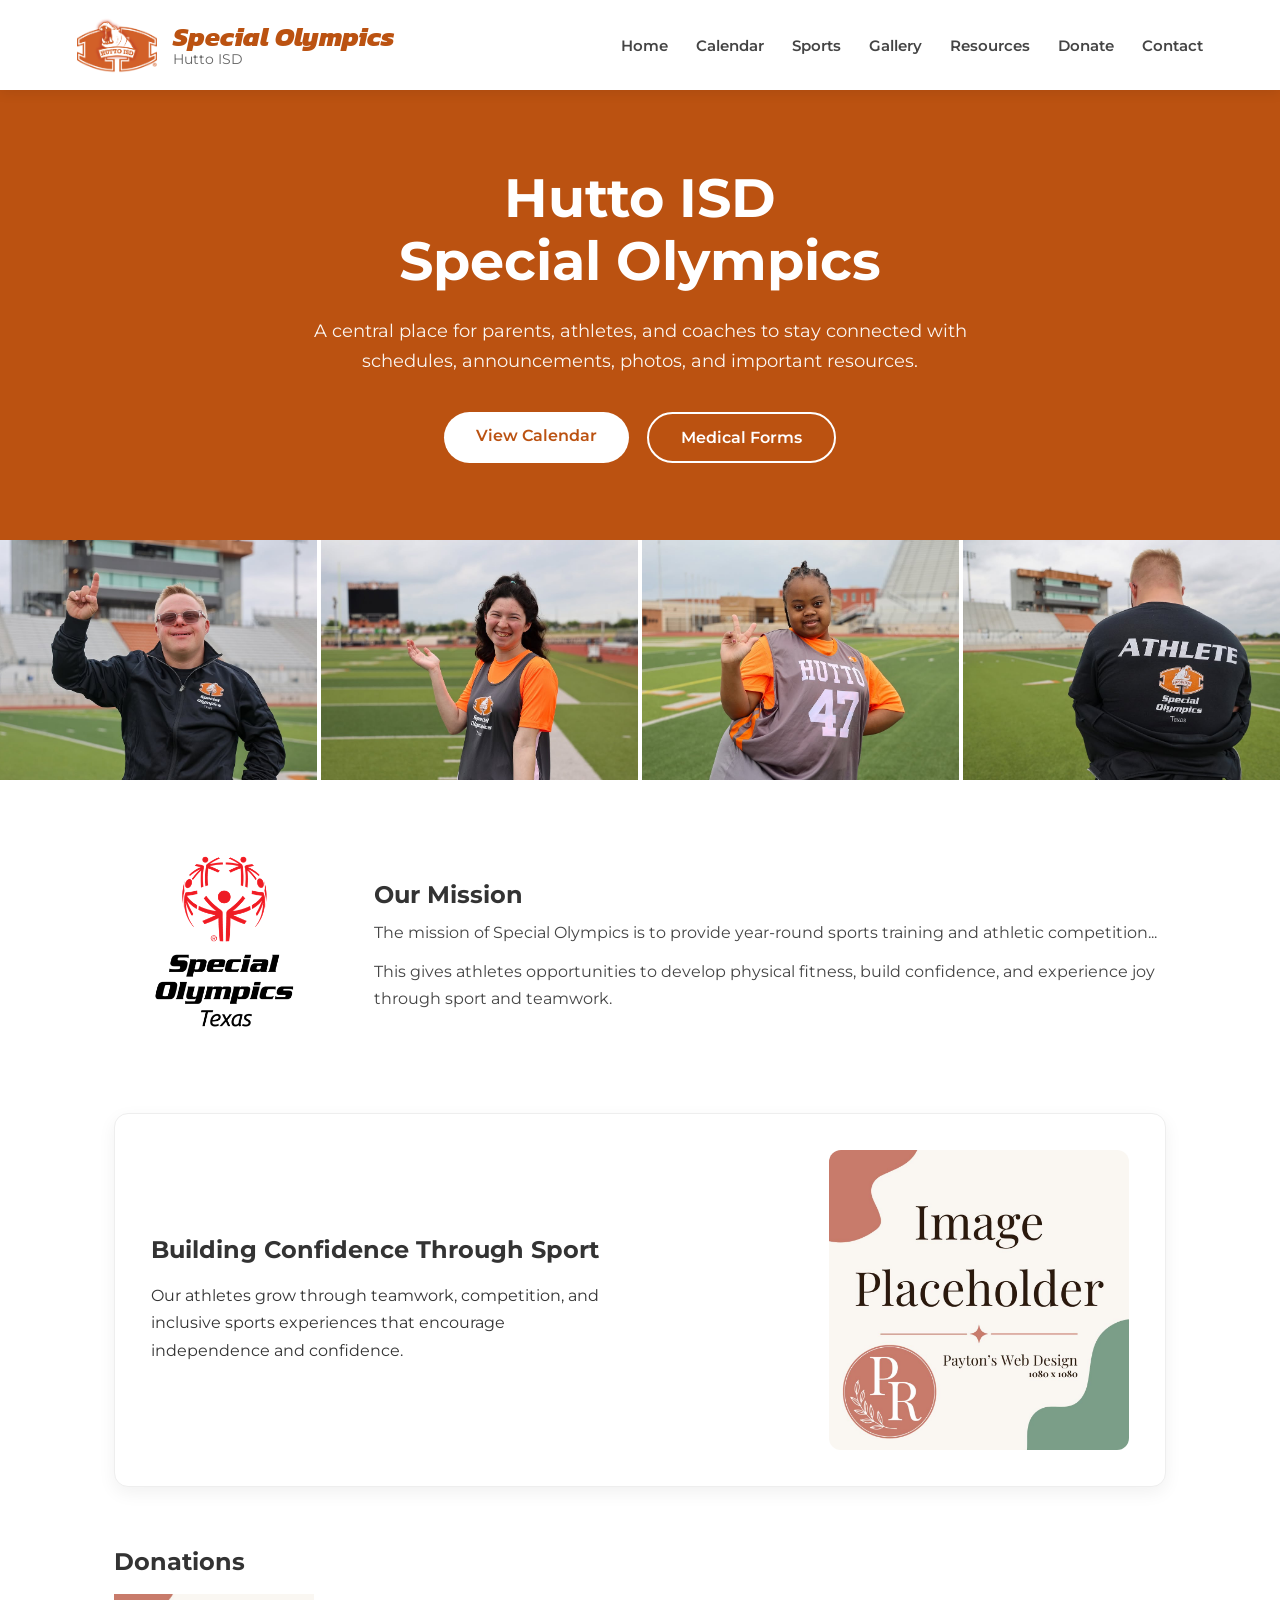
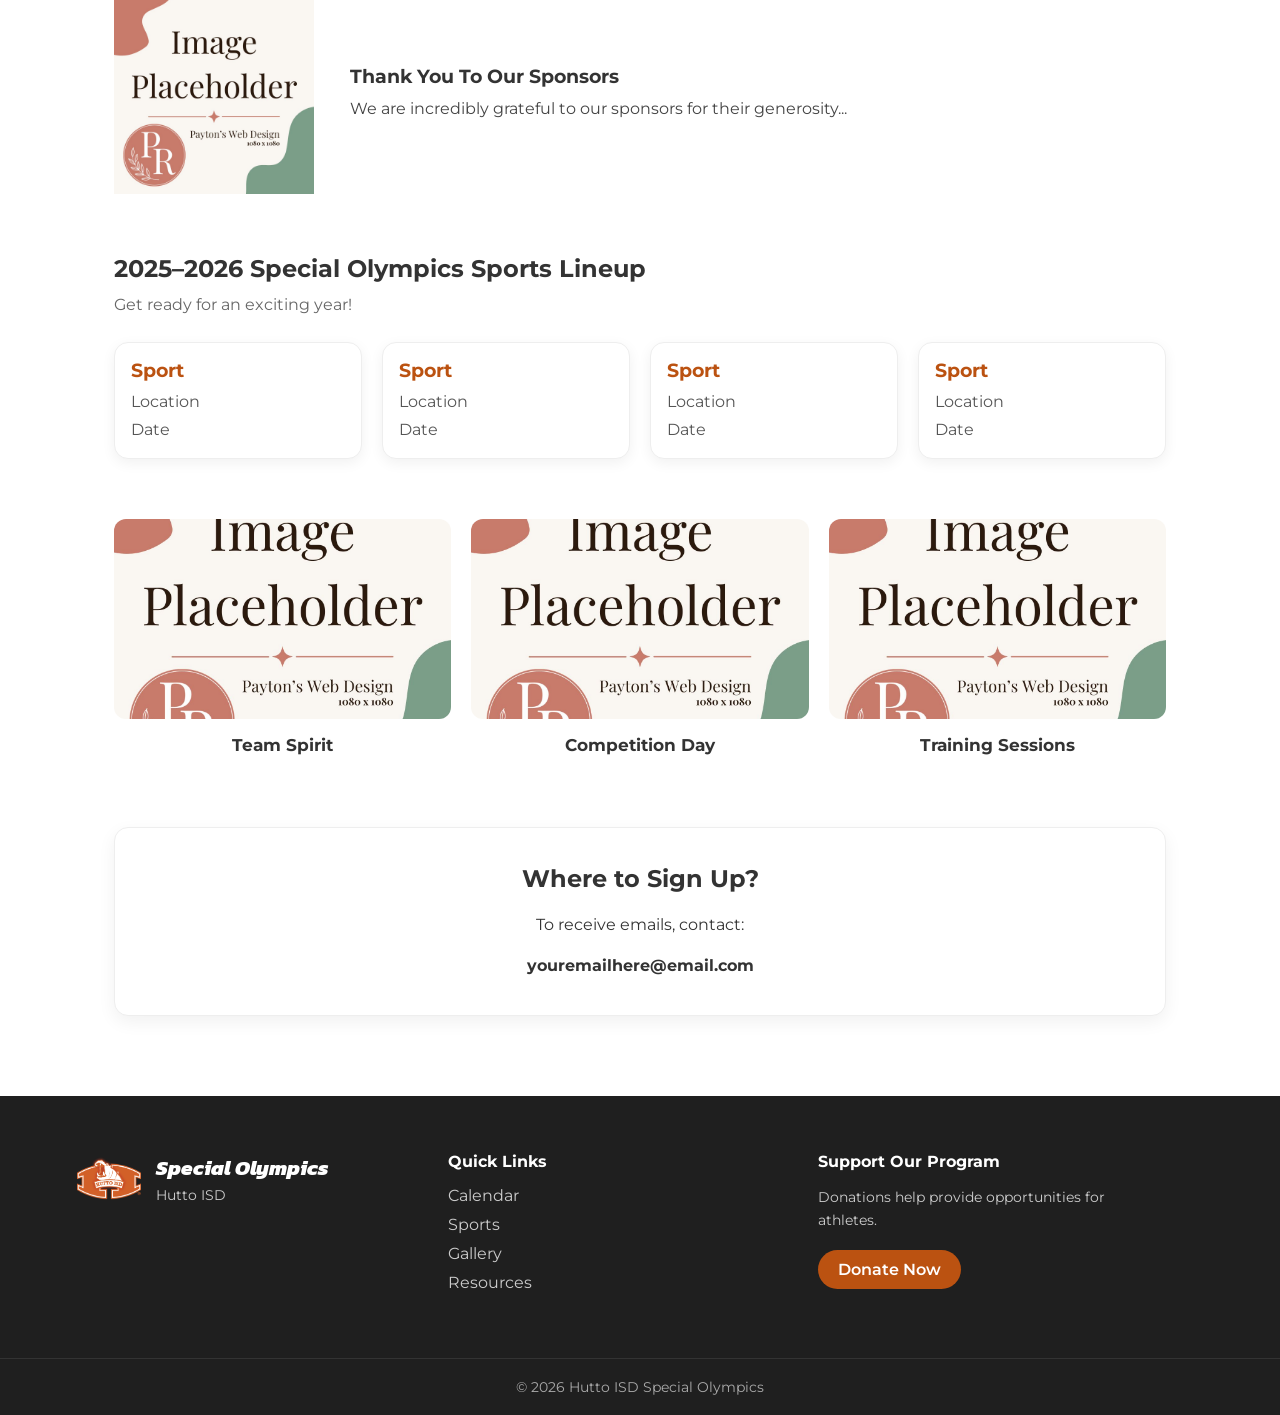
<file: index.html>
<!DOCTYPE html>
<html lang="en">
<head>
    <meta charset="UTF-8">
    <meta name="viewport" content="width=device-width, initial-scale=1.0">

    <!-- Primary Title -->
    <title>Hutto ISD Special Olympics | Home</title>

    <!-- Google Fonts -->
    <link rel="preconnect" href="https://fonts.googleapis.com">
    <link rel="preconnect" href="https://fonts.gstatic.com" crossorigin>
    <link href="https://fonts.googleapis.com/css2?family=Kanit:wght@400;700&family=Montserrat:wght@300;400;500;600;700&display=swap" rel="stylesheet">

    <!-- SEO -->
    <meta name="description" content="Official website of Hutto ISD Special Olympics. Learn about our athletes, sports, events, volunteer opportunities, and how to support inclusive athletics in Hutto ISD.">
    <meta name="keywords" content="Hutto ISD, Special Olympics, Unified Sports, inclusive athletics, Texas Special Olympics, volunteers, athletes, Hutto Texas">
    <meta name="author" content="Hutto ISD Special Olympics">
    <meta name="robots" content="index, follow">
    <link rel="canonical" href="https://payton-web-design.github.io/test-special-olympics-hutto/">

    <!-- Favicon -->
    <link rel="icon" type="image/png" href="favicon.png">
    <link rel="apple-touch-icon" href="favicon.png">

    <!-- Open Graph (Facebook, LinkedIn, Discord, etc.) -->
    <meta property="og:type" content="website">
    <meta property="og:url" content="https://payton-web-design.github.io/test-special-olympics-hutto/">
    <meta property="og:title" content="Hutto ISD Special Olympics">
    <meta property="og:description" content="Celebrating inclusion, teamwork, and athletic achievement through Hutto ISD Special Olympics. Learn about our athletes, events, and ways to get involved.">
    <meta property="og:image" content="https://payton-web-design.github.io/test-special-olympics-hutto/socialpreview.jpg">
    <meta property="og:site_name" content="Hutto ISD Special Olympics">

    <!-- Twitter / X -->
    <meta name="twitter:card" content="summary_large_image">
    <meta name="twitter:url" content="https://payton-web-design.github.io/test-special-olympics-hutto/">
    <meta name="twitter:title" content="Hutto ISD Special Olympics">
    <meta name="twitter:description" content="Celebrating inclusion, teamwork, and athletic achievement through Hutto ISD Special Olympics.">
    <meta name="twitter:image" content="https://payton-web-design.github.io/test-special-olympics-hutto/socialpreview.jpg">

    <!-- Mobile Browser Theme -->
    <meta name="theme-color" content="#bb5211">

    <!-- CSS -->
    <link rel="stylesheet" href="style.css">
</head>
</head>

<body>

<header>

    <nav class="navbar">

        <div class="logo">
            <img src="images/hutto-isd.png" alt="Hutto ISD Logo">

            <div class="logo-text">
                <h2>Special Olympics</h2>
                <span>Hutto ISD</span>
            </div>
        </div>

        <ul class="nav-links">
            <li><a href="index.html">Home</a></li>
            <li><a href="calendar.html">Calendar</a></li>
            <li><a href="sports.html">Sports</a></li>
            <li><a href="gallery.html">Gallery</a></li>
            <li><a href="resources.html">Resources</a></li>
            <li><a href="donate.html">Donate</a></li>
            <li><a href="contact.html">Contact</a></li>
        </ul>

    </nav>

    <section class="hero">
        <div class="hero-content">
            <h1>Hutto ISD<br>Special Olympics</h1>

            <p>
                A central place for parents, athletes, and coaches to stay connected with schedules, announcements, photos, and important resources.
            </p>

            <div class="hero-buttons">
                <a href="calendar.html" class="btn btn-light">View Calendar</a>
                <a href="resources.html" class="btn btn-outline">Medical Forms</a>
            </div>
        </div>
    </section>

</header>

<!-- IMAGE ROW -->
<div class="image-row">
    <img src="images/image1.jpg" alt="">
    <img src="images/image2.jpg" alt="">
    <img src="images/image3.jpg" alt="">
    <img src="images/image4.jpg" alt="">
</div>

<!-- MISSION -->
<section class="mission">
    <div class="mission-container">

        <div class="mission-logo">
            <img src="images/special-olympics-logo.jpg" alt="">
        </div>

        <div class="mission-text">
            <h2>Our Mission</h2>
            <p>The mission of Special Olympics is to provide year-round sports training and athletic competition...</p>
            <p>This gives athletes opportunities to develop physical fitness, build confidence, and experience joy through sport and teamwork.</p>
        </div>

    </div>
</section>

<!-- FEATURE -->
<section class="feature-break">
    <div class="page-card">
        <div class="feature-flex">

            <div class="feature-text">
                <h2>Building Confidence Through Sport</h2>
                <p>Our athletes grow through teamwork, competition, and inclusive sports experiences that encourage independence and confidence.</p>
            </div>

            <div class="feature-image">
                <img src="images/image-placeholder.jpg" alt="">
            </div>

        </div>
    </div>
</section>

<!-- DONATION -->
<section class="donation">
    <h2>Donations</h2>

    <div class="donation-container">

        <img src="images/image-placeholder.jpg" alt="">

        <div class="donation-text">
            <h3>Thank You To Our Sponsors</h3>
            <p>We are incredibly grateful to our sponsors for their generosity...</p>
        </div>

    </div>
</section>

<!-- SPORTS -->
<section class="sports">
    <h2>2025–2026 Special Olympics Sports Lineup</h2>

    <p class="section-subtext">
        Get ready for an exciting year!
    </p>

    <div class="sports-grid">
        <div class="sport-card"><h3>Sport</h3><p>Location</p><p>Date</p></div>
        <div class="sport-card"><h3>Sport</h3><p>Location</p><p>Date</p></div>
        <div class="sport-card"><h3>Sport</h3><p>Location</p><p>Date</p></div>
        <div class="sport-card"><h3>Sport</h3><p>Location</p><p>Date</p></div>
    </div>
</section>

<!-- PHOTO GRID -->
<section class="photo-feature-grid">
    <div class="photo-card">
        <img src="images/image-placeholder.jpg" onclick="openLightbox(this)">
        <h3>Team Spirit</h3>
    </div>

    <div class="photo-card">
        <img src="images/image-placeholder.jpg" onclick="openLightbox(this)">
        <h3>Competition Day</h3>
    </div>

    <div class="photo-card">
        <img src="images/image-placeholder.jpg" onclick="openLightbox(this)">
        <h3>Training Sessions</h3>
    </div>
</section>

<!-- SIGN UP -->
<section class="signup">
    <div class="page-card">
        <h2>Where to Sign Up?</h2>
        <p>To receive emails, contact:</p>
        <p><strong>youremailhere@email.com</strong></p>
    </div>
</section>

<!-- FOOTER -->
<footer class="footer">

    <div class="footer-container">

        <div class="footer-brand">
            <img src="images/hutto-isd.png" alt="">
            <div>
                <h3>Special Olympics</h3>
                <p>Hutto ISD</p>
            </div>
        </div>

        <div class="footer-links">
            <h4>Quick Links</h4>
            <a href="calendar.html">Calendar</a>
            <a href="sports.html">Sports</a>
            <a href="gallery.html">Gallery</a>
            <a href="resources.html">Resources</a>
        </div>

        <div class="footer-donate">
            <h4>Support Our Program</h4>
            <p>Donations help provide opportunities for athletes.</p>
            <a href="donate.html" class="footer-donate-btn">Donate Now</a>
        </div>

    </div>

    <div class="footer-bottom">
        <p>© 2026 Hutto ISD Special Olympics</p>
    </div>

</footer>

<!-- LIGHTBOX -->
<div id="lightbox" class="lightbox" onclick="closeLightbox()">
    <span class="lightbox-close">&times;</span>
    <img id="lightbox-img">
</div>

<script>
function openLightbox(img){
    document.getElementById("lightbox").style.display = "flex";
    document.getElementById("lightbox-img").src = img.src;
}

function closeLightbox(){
    document.getElementById("lightbox").style.display = "none";
}
</script>

</body>
</html>
</file>
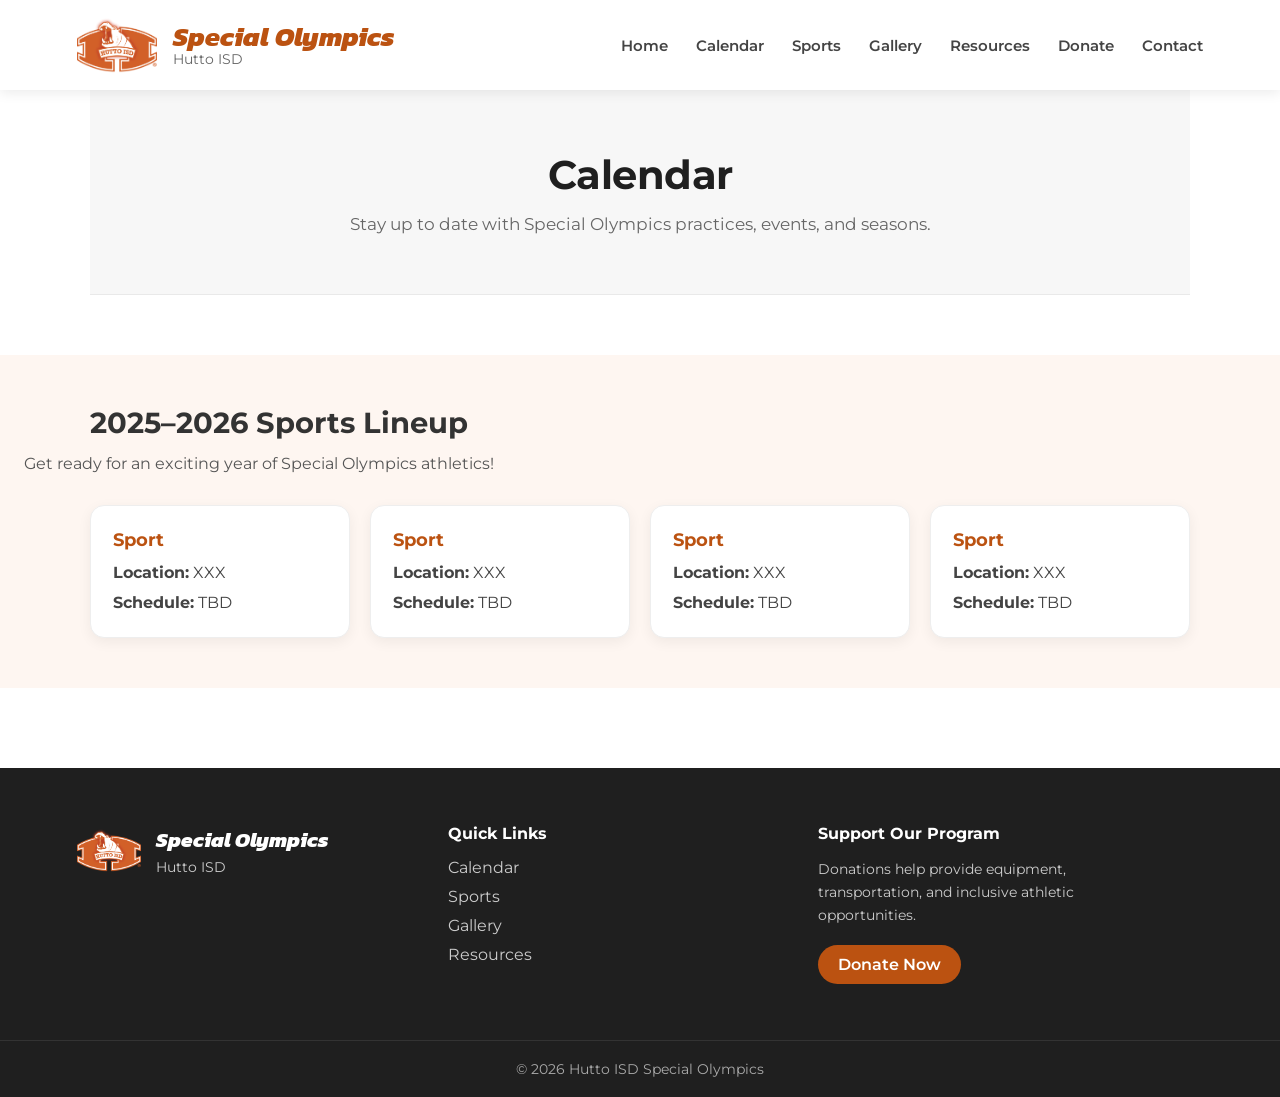
<file: calendar.html>
<!DOCTYPE html>
<html lang="en">
<head>
    <meta charset="UTF-8">
    <meta name="viewport" content="width=device-width, initial-scale=1.0">
    <title>Calendar | Hutto ISD Special Olympics</title>

    <link rel="preconnect" href="https://fonts.googleapis.com">
    <link rel="preconnect" href="https://fonts.gstatic.com" crossorigin>
    <link href="https://fonts.googleapis.com/css2?family=Kanit:wght@400;700&family=Montserrat:wght@300;400;500;600;700&display=swap" rel="stylesheet">

    <link rel="stylesheet" href="style.css">
</head>

<body>

<!-- NAV -->
<header>

    <nav class="navbar">

        <div class="logo">
            <img src="images/hutto-isd.png" alt="Hutto ISD Logo">

            <div class="logo-text">
                <h2>Special Olympics</h2>
                <span>Hutto ISD</span>
            </div>
        </div>

        <ul class="nav-links">
            <li><a href="index.html">Home</a></li>
            <li><a href="calendar.html">Calendar</a></li>
            <li><a href="sports.html">Sports</a></li>
            <li><a href="gallery.html">Gallery</a></li>
            <li><a href="resources.html">Resources</a></li>
            <li><a href="donate.html">Donate</a></li>
            <li><a href="contact.html">Contact</a></li>
        </ul>

    </nav>

</header>

<!-- PAGE HEADER -->
<section class="page-header">
    <h1>Calendar</h1>
    <p>Stay up to date with Special Olympics practices, events, and seasons.</p>
</section>

<!-- SPORTS LINEUP (COLORED SECTION) -->
<section class="content-block highlight-section">

    <h2>2025–2026 Sports Lineup</h2>
    <p>Get ready for an exciting year of Special Olympics athletics!</p>

    <div class="event-grid">

        <div class="event-block">
            <h3>Sport</h3>
            <p><strong>Location:</strong> XXX</p>
            <p><strong>Schedule:</strong> TBD</p>
        </div>

        <div class="event-block">
            <h3>Sport</h3>
            <p><strong>Location:</strong> XXX</p>
            <p><strong>Schedule:</strong> TBD</p>
        </div>

        <div class="event-block">
            <h3>Sport</h3>
            <p><strong>Location:</strong> XXX</p>
            <p><strong>Schedule:</strong> TBD</p>
        </div>

        <div class="event-block">
            <h3>Sport</h3>
            <p><strong>Location:</strong> XXX</p>
            <p><strong>Schedule:</strong> TBD</p>
        </div>

    </div>
</section>

<!-- FOOTER -->
<footer class="footer">

    <div class="footer-container">

        <div class="footer-brand">
    <img src="images/hutto-isd.png" alt="Hutto ISD Logo">

    <div>
        <h3>Special Olympics</h3>
        <p>Hutto ISD</p>
    </div>
</div>
        <div class="footer-links">
            <h4>Quick Links</h4>
            <a href="calendar.html">Calendar</a>
            <a href="sports.html">Sports</a>
            <a href="gallery.html">Gallery</a>
            <a href="resources.html">Resources</a>
        </div>

        <div class="footer-donate">

            <h4>Support Our Program</h4>

            <p>
                Donations help provide equipment, transportation, and inclusive athletic opportunities.
            </p>

            <a href="donate.html" class="footer-donate-btn">Donate Now</a>

        </div>

    </div>

    <div class="footer-bottom">
        <p>© 2026 Hutto ISD Special Olympics</p>
    </div>

</footer>

</body>
</html>
</file>
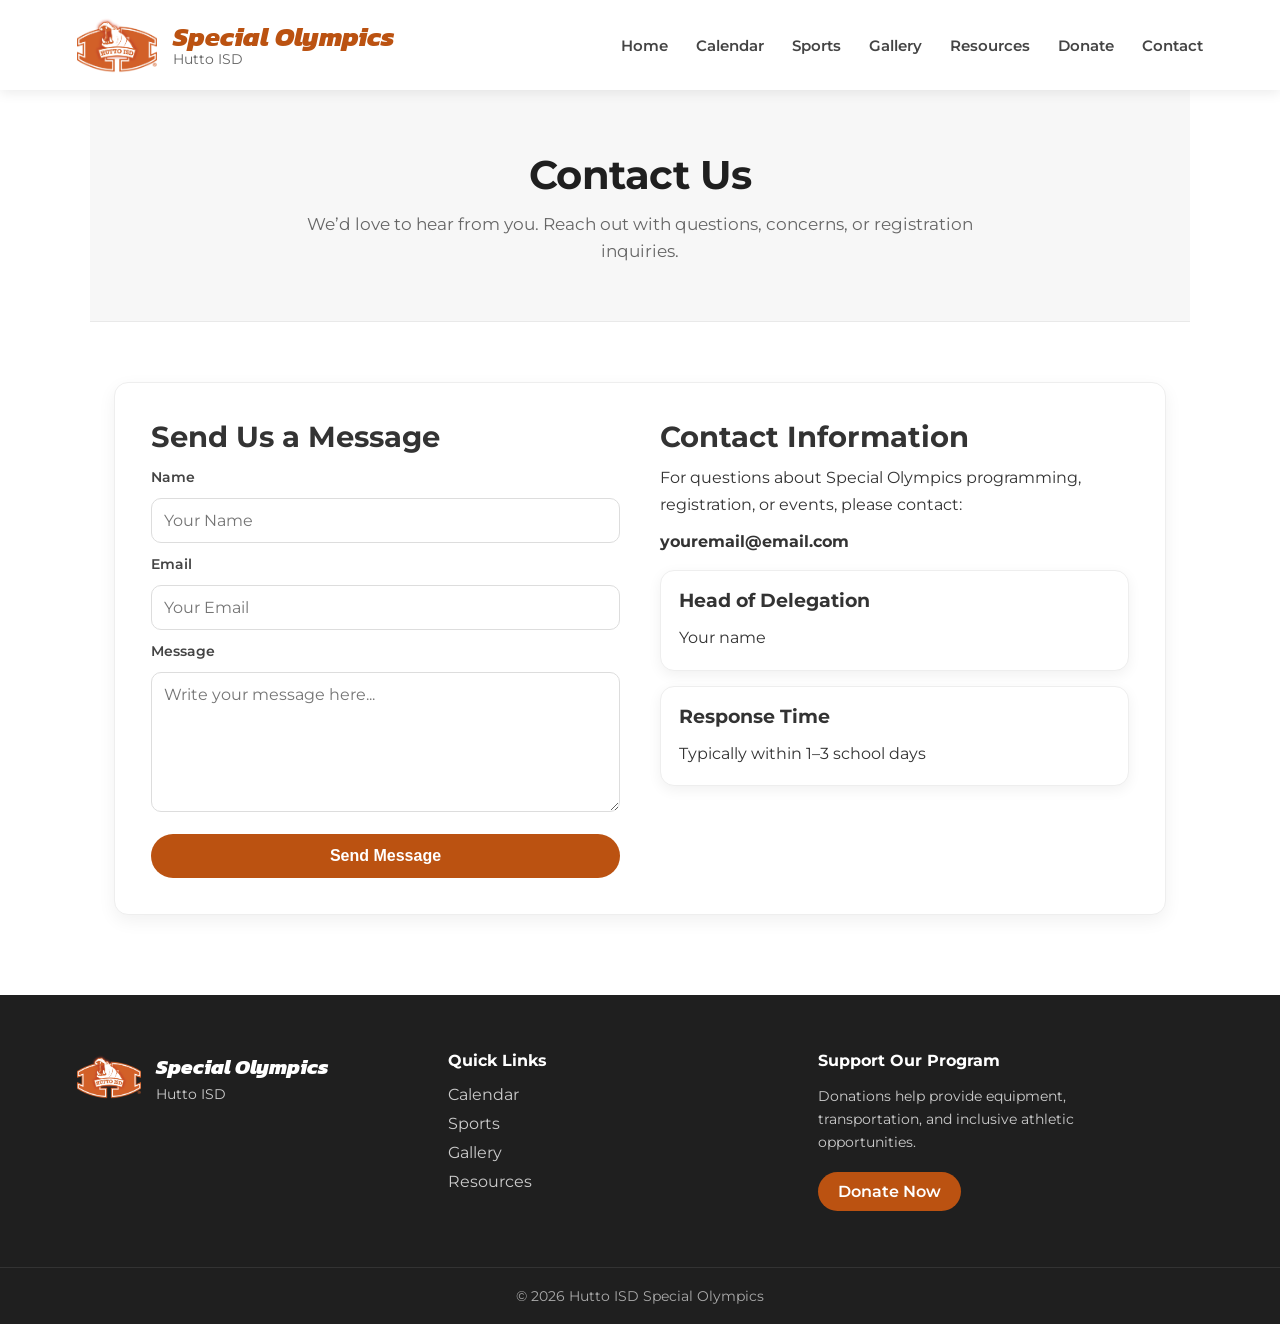
<file: contact.html>
<!DOCTYPE html>
<html lang="en">
<head>
    <meta charset="UTF-8">
    <meta name="viewport" content="width=device-width, initial-scale=1.0">
    <title>Contact | Hutto ISD Special Olympics</title>

    <link rel="preconnect" href="https://fonts.googleapis.com">
    <link rel="preconnect" href="https://fonts.gstatic.com" crossorigin>
    <link href="https://fonts.googleapis.com/css2?family=Kanit:wght@400;700&family=Montserrat:wght@300;400;500;600;700&display=swap" rel="stylesheet">

    <link rel="stylesheet" href="style.css">
</head>

<body>

<!-- NAV -->
<header>

    <nav class="navbar">

        <div class="logo">
            <img src="images/hutto-isd.png" alt="Hutto ISD Logo">

            <div class="logo-text">
                <h2>Special Olympics</h2>
                <span>Hutto ISD</span>
            </div>
        </div>

        <ul class="nav-links">
            <li><a href="index.html">Home</a></li>
            <li><a href="calendar.html">Calendar</a></li>
            <li><a href="sports.html">Sports</a></li>
            <li><a href="gallery.html">Gallery</a></li>
            <li><a href="resources.html">Resources</a></li>
            <li><a href="donate.html">Donate</a></li>
            <li><a href="contact.html">Contact</a></li>
        </ul>

    </nav>

</header>

<!-- PAGE HEADER -->
<section class="page-header">
    <h1>Contact Us</h1>
    <p>We’d love to hear from you. Reach out with questions, concerns, or registration inquiries.</p>
</section>

<!-- CONTACT SECTION -->
<section class="content-block">

    <div class="page-card">

        <div class="contact-container">

        <!-- FORM SIDE -->
        <div class="contact-form">

            <h2>Send Us a Message</h2>

            <!-- WORDPRESS REPLACEMENT AREA -->
            <!-- This will later become a WPForms / Contact Form 7 block -->

            <form>

                <label>Name</label>
                <input type="text" placeholder="Your Name">

                <label>Email</label>
                <input type="email" placeholder="Your Email">

                <label>Message</label>
                <textarea rows="6" placeholder="Write your message here..."></textarea>

                <button type="submit">Send Message</button>

            </form>

        </div>

        <!-- INFO SIDE -->
        <div class="contact-info">

            <h2>Contact Information</h2>

            <p>
                For questions about Special Olympics programming, registration, or events, please contact:
            </p>

            <p><strong>youremail@email.com</strong></p>

            <div class="contact-card">

                <h3>Head of Delegation</h3>
                <p>Your name</p>

            </div>

            <div class="contact-card">

                <h3>Response Time</h3>
                <p>Typically within 1–3 school days</p>

            </div>

               </div> <!-- contact-container -->
    </div> <!-- page-card -->
</section>

<!-- FOOTER -->
<footer class="footer">

    <div class="footer-container">

        <div class="footer-brand">
            <img src="images/hutto-isd.png" alt="Hutto ISD Logo">

            <div>
                <h3>Special Olympics</h3>
                <p>Hutto ISD</p>
            </div>
        </div>

        <div class="footer-links">
            <h4>Quick Links</h4>
            <a href="calendar.html">Calendar</a>
            <a href="sports.html">Sports</a>
            <a href="gallery.html">Gallery</a>
            <a href="resources.html">Resources</a>
        </div>

        <div class="footer-donate">

            <h4>Support Our Program</h4>

            <p>
                Donations help provide equipment, transportation, and inclusive athletic opportunities.
            </p>

            <a href="donate.html" class="footer-donate-btn">Donate Now</a>

        </div>

    </div>

    <div class="footer-bottom">
        <p>© 2026 Hutto ISD Special Olympics</p>
    </div>

</footer>

</body>
</html>
</file>
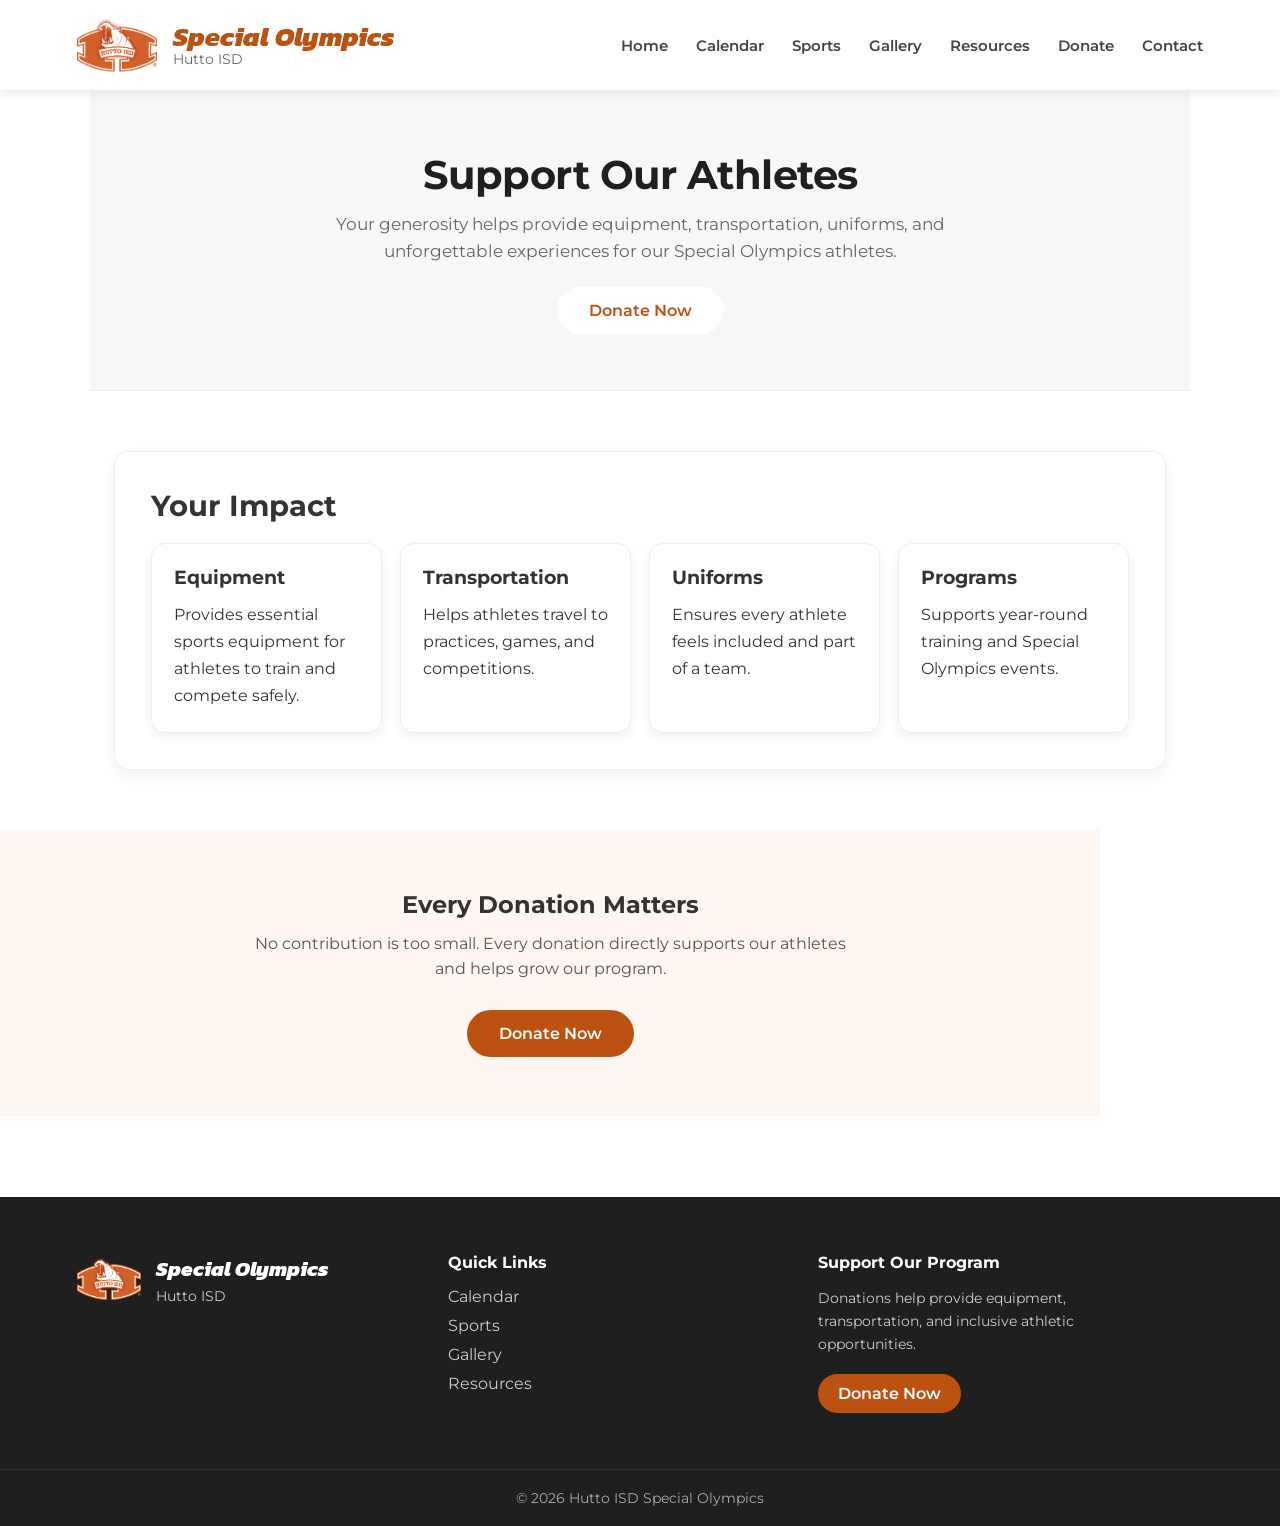
<file: donate.html>
<!DOCTYPE html>
<html lang="en">
<head>
    <meta charset="UTF-8">
    <meta name="viewport" content="width=device-width, initial-scale=1.0">
    <title>Donate | Hutto ISD Special Olympics</title>

    <link rel="preconnect" href="https://fonts.googleapis.com">
    <link rel="preconnect" href="https://fonts.gstatic.com" crossorigin>
    <link href="https://fonts.googleapis.com/css2?family=Kanit:wght@400;700&family=Montserrat:wght@300;400;500;600;700&display=swap" rel="stylesheet">

    <link rel="stylesheet" href="style.css">
</head>

<body>

<!-- NAV -->
<header>

    <nav class="navbar">

        <div class="logo">
            <img src="images/hutto-isd.png" alt="Hutto ISD Logo">

            <div class="logo-text">
                <h2>Special Olympics</h2>
                <span>Hutto ISD</span>
            </div>
        </div>

        <ul class="nav-links">
            <li><a href="index.html">Home</a></li>
            <li><a href="calendar.html">Calendar</a></li>
            <li><a href="sports.html">Sports</a></li>
            <li><a href="gallery.html">Gallery</a></li>
            <li><a href="resources.html">Resources</a></li>
            <li><a href="donate.html">Donate</a></li>
            <li><a href="contact.html">Contact</a></li>
        </ul>

    </nav>

</header>

<!-- HERO -->
<section class="page-header">

    <h1>Support Our Athletes</h1>

    <p>
        Your generosity helps provide equipment, transportation, uniforms, and unforgettable experiences for our Special Olympics athletes.
    </p>

    <a href="#" class="btn btn-light">Donate Now</a>
</section>

<!-- IMPACT SECTION -->
<section class="content-block">
    <div class="page-card">

        <h2>Your Impact</h2>

        <div class="impact-grid">

            <div class="impact-card">
                <h3>Equipment</h3>
                <p>Provides essential sports equipment for athletes to train and compete safely.</p>
            </div>

            <div class="impact-card">
                <h3>Transportation</h3>
                <p>Helps athletes travel to practices, games, and competitions.</p>
            </div>

            <div class="impact-card">
                <h3>Uniforms</h3>
                <p>Ensures every athlete feels included and part of a team.</p>
            </div>

            <div class="impact-card">
                <h3>Programs</h3>
                <p>Supports year-round training and Special Olympics events.</p>
            </div>

        </div>

    </div>
</section>

<!-- FINAL CALL TO ACTION -->
<section class="final-cta">

    <h2>Every Donation Matters</h2>

    <p>
        No contribution is too small. Every donation directly supports our athletes and helps grow our program.
    </p>

    <a href="#" class="donate-btn">Donate Now</a>

</section>

<!-- FOOTER -->
<footer class="footer">

    <div class="footer-container">

        <div class="footer-brand">
            <img src="images/hutto-isd.png" alt="Hutto ISD Logo">

            <div>
                <h3>Special Olympics</h3>
                <p>Hutto ISD</p>
            </div>
        </div>

        <div class="footer-links">
            <h4>Quick Links</h4>
            <a href="calendar.html">Calendar</a>
            <a href="sports.html">Sports</a>
            <a href="gallery.html">Gallery</a>
            <a href="resources.html">Resources</a>
        </div>

        <div class="footer-donate">

            <h4>Support Our Program</h4>

            <p>
                Donations help provide equipment, transportation, and inclusive athletic opportunities.
            </p>

            <a href="donate.html" class="footer-donate-btn">Donate Now</a>

        </div>

    </div>

    <div class="footer-bottom">
        <p>© 2026 Hutto ISD Special Olympics</p>
    </div>

</footer>

</body>
</html>
</file>
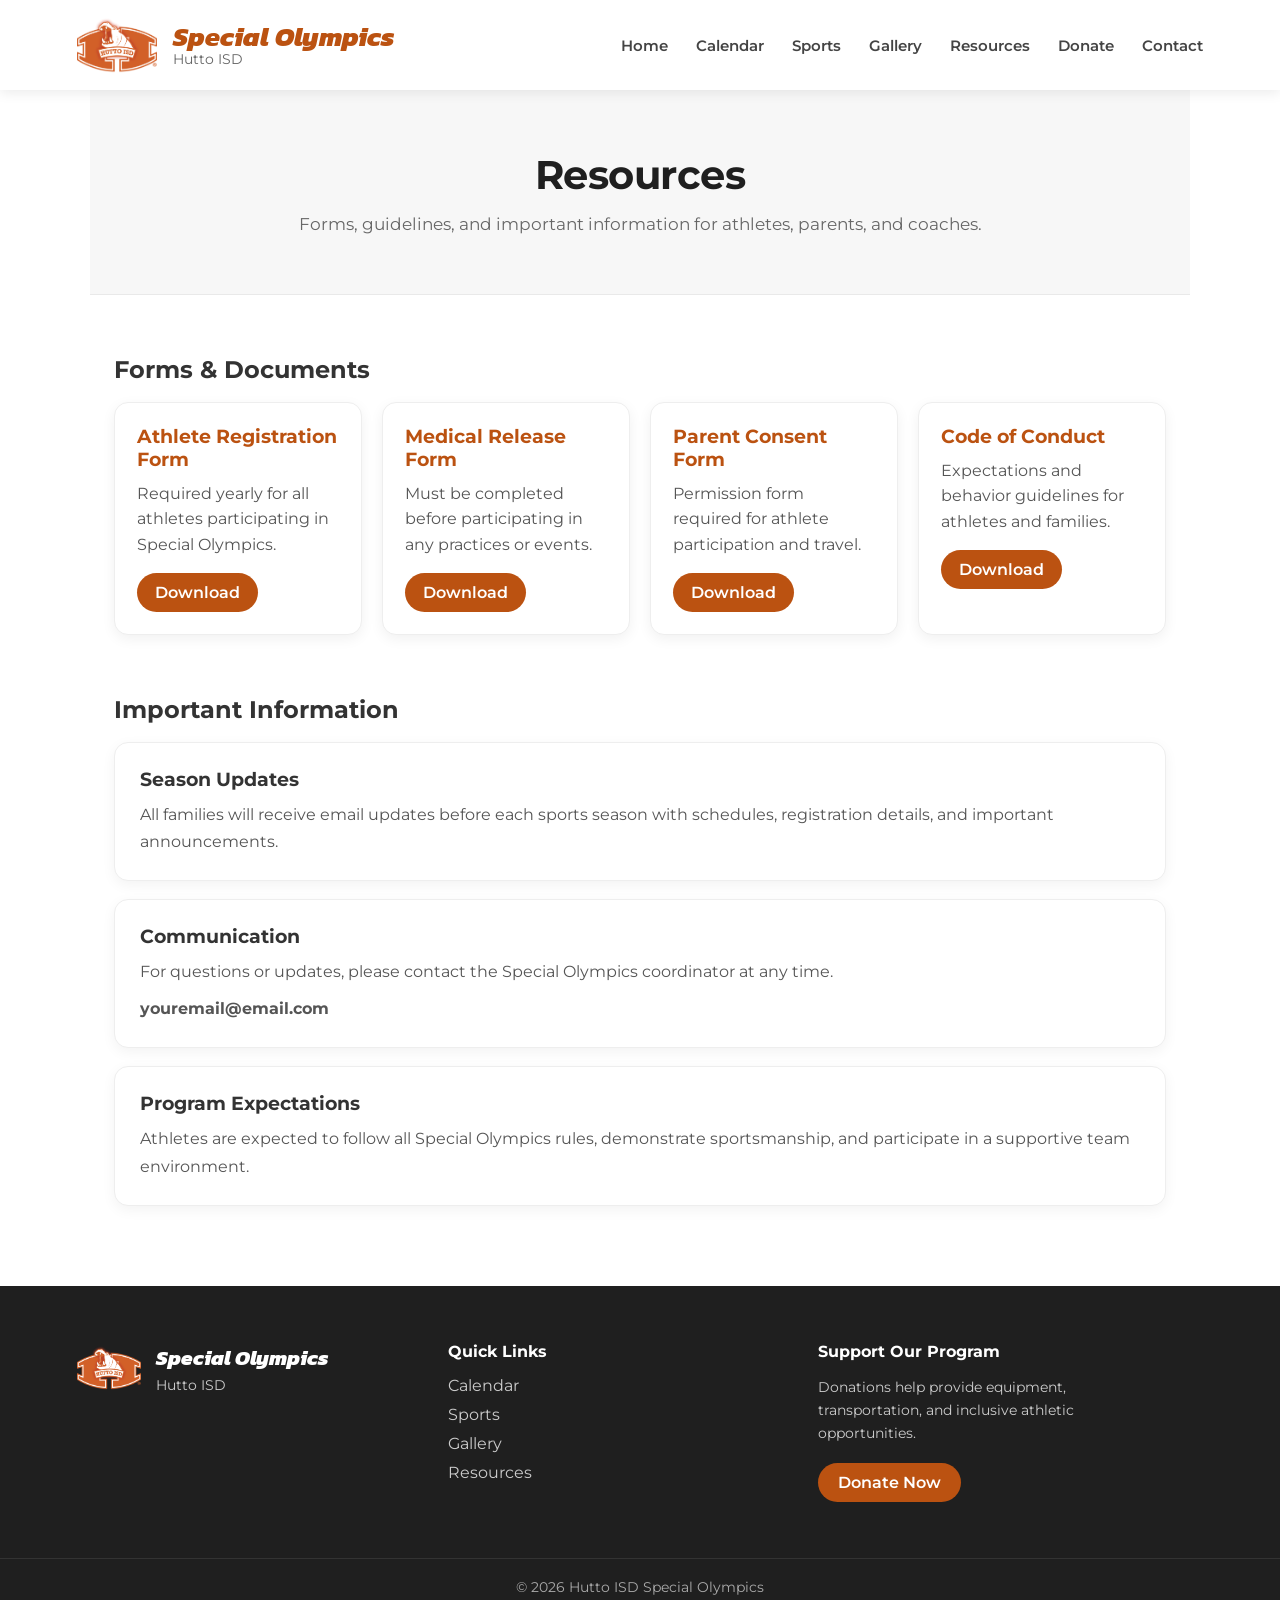
<file: resources.html>
<!DOCTYPE html>
<html lang="en">
<head>
    <meta charset="UTF-8">
    <meta name="viewport" content="width=device-width, initial-scale=1.0">
    <title>Resources | Hutto ISD Special Olympics</title>

    <link rel="preconnect" href="https://fonts.googleapis.com">
    <link rel="preconnect" href="https://fonts.gstatic.com" crossorigin>
    <link href="https://fonts.googleapis.com/css2?family=Kanit:wght@400;700&family=Montserrat:wght@300;400;500;600;700&display=swap" rel="stylesheet">

    <link rel="stylesheet" href="style.css">
</head>

<body>

<!-- NAVBAR -->
<header>

    <nav class="navbar">

        <div class="logo">
            <img src="images/hutto-isd.png" alt="Hutto ISD Logo">

            <div class="logo-text">
                <h2>Special Olympics</h2>
                <span>Hutto ISD</span>
            </div>
        </div>

        <ul class="nav-links">
            <li><a href="index.html">Home</a></li>
            <li><a href="calendar.html">Calendar</a></li>
            <li><a href="sports.html">Sports</a></li>
            <li><a href="gallery.html">Gallery</a></li>
            <li><a href="resources.html">Resources</a></li>
            <li><a href="donate.html">Donate</a></li>
            <li><a href="contact.html">Contact</a></li>
        </ul>

    </nav>

</header>

<!-- PAGE HEADER -->
<section class="page-header">
    <h1>Resources</h1>
    <p>Forms, guidelines, and important information for athletes, parents, and coaches.</p>
</section>

<!-- FORMS SECTION -->
<section class="resources-section">

    <h2>Forms & Documents</h2>

    <div class="resource-grid">

        <div class="resource-card">
            <h3>Athlete Registration Form</h3>
            <p>Required yearly for all athletes participating in Special Olympics.</p>
            <a href="#" class="resource-btn">Download</a>
        </div>

        <div class="resource-card">
            <h3>Medical Release Form</h3>
            <p>Must be completed before participating in any practices or events.</p>
            <a href="#" class="resource-btn">Download</a>
        </div>

        <div class="resource-card">
            <h3>Parent Consent Form</h3>
            <p>Permission form required for athlete participation and travel.</p>
            <a href="#" class="resource-btn">Download</a>
        </div>

        <div class="resource-card">
            <h3>Code of Conduct</h3>
            <p>Expectations and behavior guidelines for athletes and families.</p>
            <a href="#" class="resource-btn">Download</a>
        </div>

    </div>

</section>

<!-- INFORMATION SECTION -->
<section class="resources-info">

    <h2>Important Information</h2>

    <div class="info-block">

        <h3>Season Updates</h3>
        <p>
            All families will receive email updates before each sports season with schedules, registration details, and important announcements.
        </p>

    </div>

    <div class="info-block">

        <h3>Communication</h3>
        <p>
            For questions or updates, please contact the Special Olympics coordinator at any time.
        </p>

        <p><strong>youremail@email.com</strong></p>

    </div>

    <div class="info-block">

        <h3>Program Expectations</h3>
        <p>
            Athletes are expected to follow all Special Olympics rules, demonstrate sportsmanship, and participate in a supportive team environment.
        </p>

    </div>

</section>

<!-- FOOTER -->
<footer class="footer">

    <div class="footer-container">

        <div class="footer-brand">
            <img src="images/hutto-isd.png" alt="Hutto ISD Logo">

            <div>
                <h3>Special Olympics</h3>
                <p>Hutto ISD</p>
            </div>
        </div>

        <div class="footer-links">
            <h4>Quick Links</h4>
            <a href="calendar.html">Calendar</a>
            <a href="sports.html">Sports</a>
            <a href="gallery.html">Gallery</a>
            <a href="resources.html">Resources</a>
        </div>

        <div class="footer-donate">

            <h4>Support Our Program</h4>

            <p>
                Donations help provide equipment, transportation, and inclusive athletic opportunities.
            </p>

            <a href="donate.html" class="footer-donate-btn">Donate Now</a>

        </div>

    </div>

    <div class="footer-bottom">
        <p>© 2026 Hutto ISD Special Olympics</p>
    </div>

</footer>

</body>
</html>
</file>
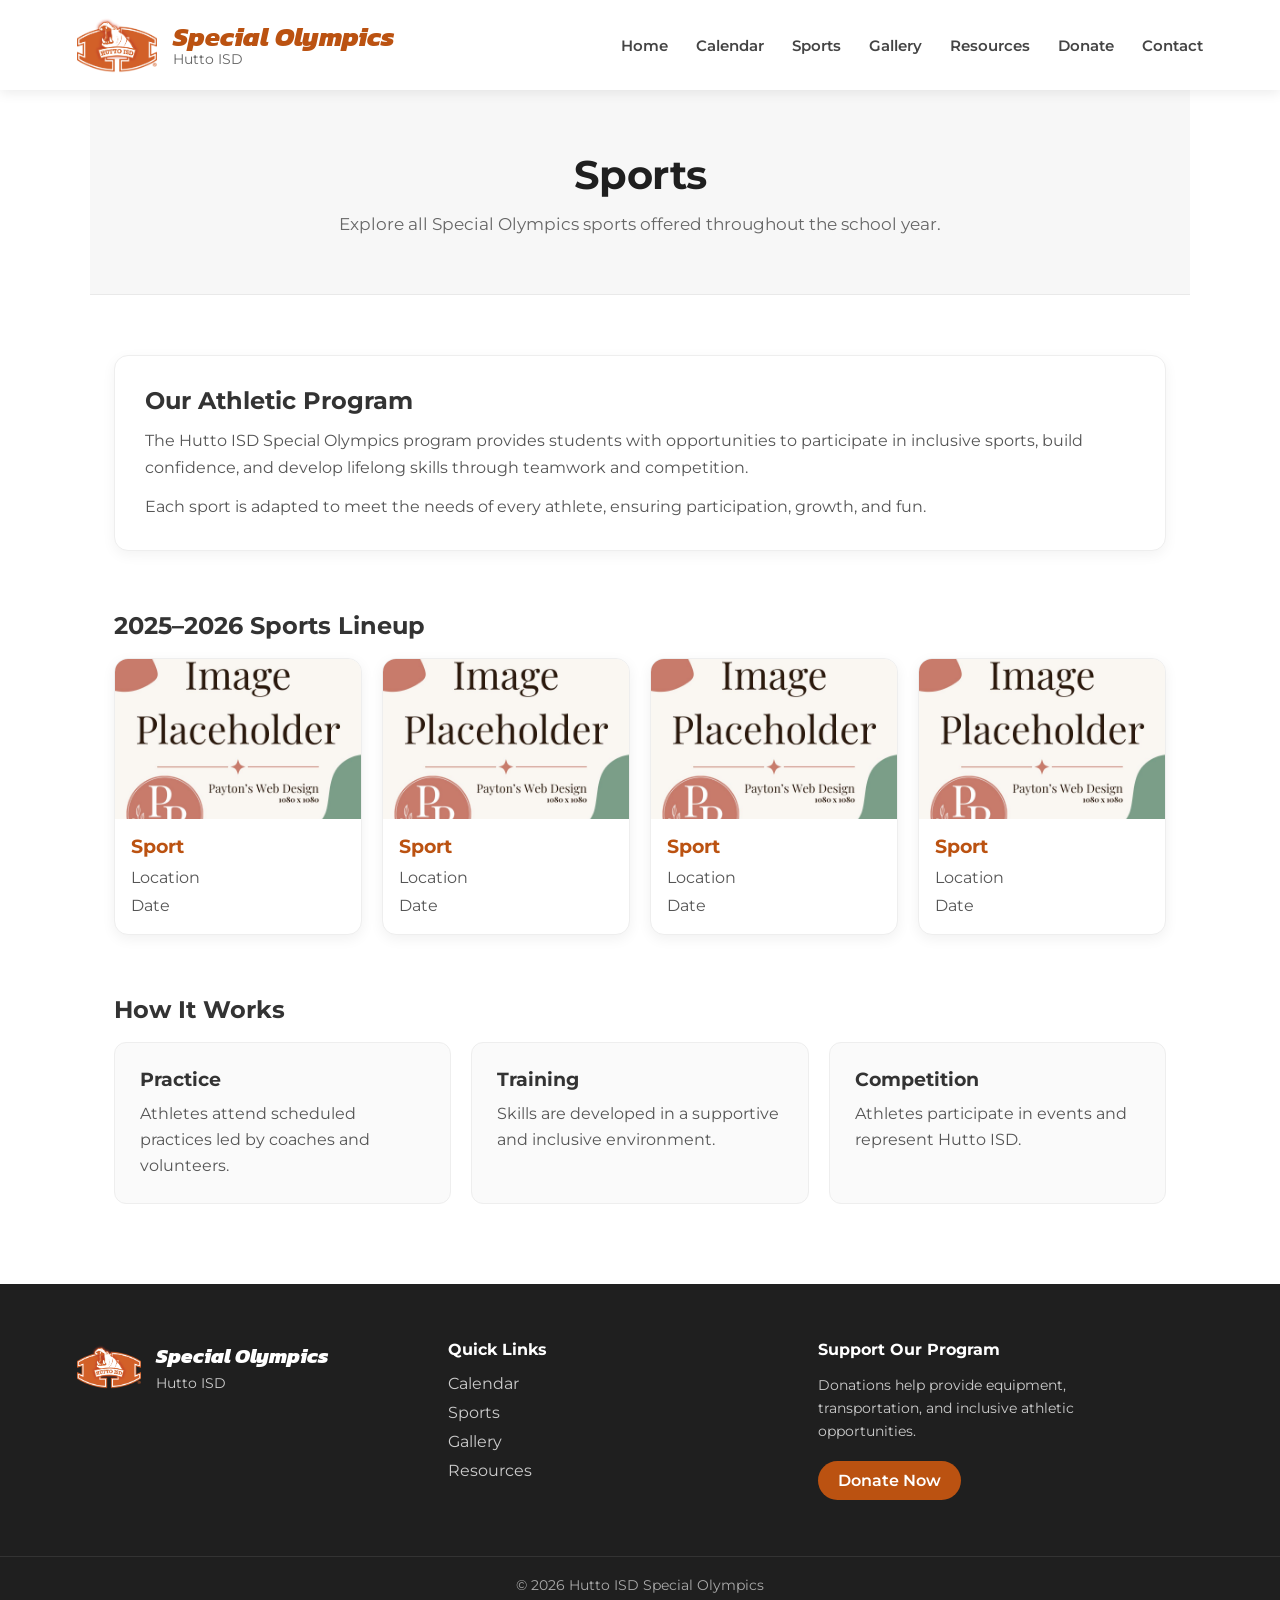
<file: sports.html>
<!DOCTYPE html>
<html lang="en">
<head>
    <meta charset="UTF-8">
    <meta name="viewport" content="width=device-width, initial-scale=1.0">
    <title>Sports | Hutto ISD Special Olympics</title>

    <link rel="preconnect" href="https://fonts.googleapis.com">
    <link rel="preconnect" href="https://fonts.gstatic.com" crossorigin>
    <link href="https://fonts.googleapis.com/css2?family=Kanit:wght@400;700&family=Montserrat:wght@300;400;500;600;700&display=swap" rel="stylesheet">

    <link rel="stylesheet" href="style.css">
</head>

<body>

<!-- NAV -->
<header>

    <nav class="navbar">

        <div class="logo">
            <img src="images/hutto-isd.png" alt="Hutto ISD Logo">

            <div class="logo-text">
                <h2>Special Olympics</h2>
                <span>Hutto ISD</span>
            </div>
        </div>

        <ul class="nav-links">
            <li><a href="index.html">Home</a></li>
            <li><a href="calendar.html">Calendar</a></li>
            <li><a href="sports.html">Sports</a></li>
            <li><a href="gallery.html">Gallery</a></li>
            <li><a href="resources.html">Resources</a></li>
            <li><a href="donate.html">Donate</a></li>
            <li><a href="contact.html">Contact</a></li>
        </ul>

    </nav>

</header>

<!-- PAGE HEADER -->
<section class="page-header">
    <h1>Sports</h1>
    <p>Explore all Special Olympics sports offered throughout the school year.</p>
</section>

<!-- SPORTS INTRO -->
<section class="sports-intro">

    <div class="intro-box">

        <h2>Our Athletic Program</h2>

        <p>
            The Hutto ISD Special Olympics program provides students with opportunities to participate in inclusive sports,
            build confidence, and develop lifelong skills through teamwork and competition.
        </p>

        <p>
            Each sport is adapted to meet the needs of every athlete, ensuring participation, growth, and fun.
        </p>

    </div>

</section>

<!-- SPORTS GRID -->
<section class="sports-section">

    <h2>2025–2026 Sports Lineup</h2>

    <div class="sports-grid">

        <div class="sport-card">
            <img src="images/image-placeholder.jpg" alt="">
            <h3>Sport</h3>
            <p>Location</p>
            <p>Date</p>
        </div>

        <div class="sport-card">
            <img src="images/image-placeholder.jpg" alt="">
            <h3>Sport</h3>
            <p>Location</p>
            <p>Date</p>
        </div>

        <div class="sport-card">
            <img src="images/image-placeholder.jpg" alt="">
           <h3>Sport</h3>
            <p>Location</p>
            <p>Date</p>
        </div>

        <div class="sport-card">
            <img src="images/image-placeholder.jpg" alt="">
            <h3>Sport</h3>
            <p>Location</p>
            <p>Date</p>
        </div>

    </div>

</section>

<!-- HOW IT WORKS -->
<section class="sports-info">

    <h2>How It Works</h2>

    <div class="info-grid">

        <div class="info-card">
            <h3>Practice</h3>
            <p>Athletes attend scheduled practices led by coaches and volunteers.</p>
        </div>

        <div class="info-card">
            <h3>Training</h3>
            <p>Skills are developed in a supportive and inclusive environment.</p>
        </div>

        <div class="info-card">
            <h3>Competition</h3>
            <p>Athletes participate in events and represent Hutto ISD.</p>
        </div>

    </div>

</section>

<!-- FOOTER -->
<footer class="footer">

    <div class="footer-container">

        <div class="footer-brand">
            <img src="images/hutto-isd.png" alt="Hutto ISD Logo">

            <div>
                <h3>Special Olympics</h3>
                <p>Hutto ISD</p>
            </div>
        </div>

        <div class="footer-links">
            <h4>Quick Links</h4>
            <a href="calendar.html">Calendar</a>
            <a href="sports.html">Sports</a>
            <a href="gallery.html">Gallery</a>
            <a href="resources.html">Resources</a>
        </div>

        <div class="footer-donate">

            <h4>Support Our Program</h4>

            <p>
                Donations help provide equipment, transportation, and inclusive athletic opportunities.
            </p>

            <a href="donate.html" class="footer-donate-btn">Donate Now</a>

        </div>

    </div>

    <div class="footer-bottom">
        <p>© 2026 Hutto ISD Special Olympics</p>
    </div>

</footer>

</body>
</html>
</file>
<file: style.css>
/* ===========================
   GLOBAL STYLES
=========================== */

* {
    margin: 0;
    padding: 0;
    box-sizing: border-box;
}

html {
    scroll-behavior: smooth;
}

body {
    font-family: 'Montserrat', sans-serif;
    color: #333;
    background: #fff;
    overflow-x: hidden;
}

img {
    max-width: 100%;
}

/* ===========================
   GLOBAL CONTAINER RULE
=========================== */

section,
.image-row,
.footer-container,
.feature-break,
.image-split,
.photo-feature-grid,
.sports,
.mission,
.donation,
.signup,
.delegation,
.content-block,
.sports-intro,
.sports-section,
.sports-info,
.resources-section,
.resources-info {
    max-width: 1100px;
    margin: 60px auto;
    padding: 0 24px;
}

section h2 {
    margin-bottom: 18px;
}

section h3 {
    margin-bottom: 12px;
}

section p {
    margin-bottom: 14px;
    line-height: 1.7;
}

section p:last-child {
    margin-bottom: 0;
}

/* ===========================
   NAVIGATION
=========================== */

.navbar {
    height: 90px;
    background: #fff;
    display: flex;
    justify-content: space-between;
    align-items: center;
    padding: 0 6%;
    box-shadow: 0 3px 12px rgba(0,0,0,.08);
    position: sticky;
    top: 0;
    z-index: 1000;
}

.logo {
    display: flex;
    align-items: center;
    gap: 16px;
}

.logo img {
    width: 80px;
    height: auto;
    transition: transform 0.25s ease;
}

.logo:hover img {
    transform: scale(1.05);
}

.logo-text {
    display: flex;
    flex-direction: column;
}

.logo-text h2 {
    font-family: 'Kanit', sans-serif;
    font-weight: 800;
    font-style: italic;
    font-size: 1.7rem;
    color: #bb5211;
    line-height: 1;
}

.logo-text span {
    color: #666;
    font-size: .85rem;
}

.nav-links {
    list-style: none;
    display: flex;
    gap: 28px;
}

.nav-links a {
    text-decoration: none;
    color: #444;
    font-weight: 600;
    font-size: .95rem;
    position: relative;
}

.nav-links a::after {
    content: "";
    position: absolute;
    width: 0;
    height: 2px;
    background: #bb5211;
    left: 0;
    bottom: -6px;
    transition: .25s;
}

.nav-links a:hover {
    color: #bb5211;
}

.nav-links a:hover::after {
    width: 100%;
}

/* ===========================
   HERO (FULL WIDTH)
=========================== */

.hero {
    background: #bb5211;
    color: white;
    min-height: 50vh;
    display: flex;
    justify-content: center;
    align-items: center;
    text-align: center;
    padding: 70px 20px;
    max-width: 100%;
    margin: 0;
}

.hero-content {
    max-width: 720px;
}

.hero-content h1 {
    font-size: 3.4rem;
    line-height: 1.15;
    margin-bottom: 24px;
}

.hero-content p {
    font-size: 1.1rem;
    line-height: 1.7;
    margin-bottom: 36px;
    opacity: .95;
}

.hero-buttons {
    display: flex;
    justify-content: center;
    gap: 18px;
    flex-wrap: wrap;
}

.btn {
    padding: 14px 32px;
    border-radius: 50px;
    text-decoration: none;
    font-weight: 600;
    display: inline-block;
    transition: transform 0.25s ease, box-shadow 0.25s ease, background 0.25s ease;
}

.btn:hover {
    transform: translateY(-3px);
    box-shadow: 0 10px 20px rgba(0,0,0,0.15);
}

.btn-light {
    background: white;
    color: #bb5211;
}

.btn-outline {
    border: 2px solid white;
    color: white;
}

.page-header .btn {
    margin-top: 22px;
}

.page-header .btn:hover {
    background: #9e4510;
    color: white;
}

/* ===========================
   IMAGE ROW (FULL WIDTH EDGE-TO-EDGE)
=========================== */

.image-row {
    display: grid;
    grid-template-columns: repeat(4, 1fr);
    gap: 4px;
    margin: 0;
    max-width: 100%;
    padding: 0;
}

.image-row img {
    width: 100%;
    height: 240px;
    object-fit: cover;
    display: block;
}

/* ===========================
   MISSION
=========================== */

.mission-container {
    display: flex;
    align-items: center;
    gap: 40px;
}

.mission-logo {
    flex: 0 0 220px;
}

.mission-logo img {
    width: 100%;
    height: auto;
}

.mission-text {
    flex: 1;
}

.mission-text h2 {
    margin-bottom: 10px;
}

.mission-text p {
    line-height: 1.7;
    margin-bottom: 12px;
    color: #444;
}

/* ===========================
   FEATURE + DONATION (shared two-col layout)
=========================== */

.feature-break {
    display: flex;
    justify-content: center;
}

.feature-flex {
    display: flex;
    align-items: center;
    justify-content: space-between;
    gap: 40px;
    width: 100%;
}

.feature-text {
    flex: 1;
}

.feature-image {
    flex: 1;
    display: flex;
    justify-content: flex-end;
}

.feature-image img {
    width: 100%;
    max-width: 300px;
    border-radius: 12px;
    height: auto;
    display: block;
}

.donation-container {
    display: flex;
    align-items: center;
    gap: 36px;
}

.donation-container img {
    width: 200px;
    flex-shrink: 0;
    height: auto;
    object-fit: contain;
}

.donation-text h3 {
    margin-bottom: 8px;
}

.donation-text p {
    color: #444;
    line-height: 1.6;
}

/* ===========================
   IMAGE SPLIT
=========================== */

.image-split {
    display: grid;
    grid-template-columns: 1fr 1fr;
    gap: 15px;
}

.split-image img {
    width: 100%;
    height: 280px;
    object-fit: cover;
    border-radius: 12px;
}

/* ===========================
   SPORTS GRID (homepage + sports page shared)
=========================== */

.sports-grid {
    display: grid;
    grid-template-columns: repeat(auto-fit, minmax(220px, 1fr));
    gap: 20px;
}

.sport-card {
    background: #fff;
    border: 1px solid #eee;
    border-radius: 14px;
    overflow: hidden;
    box-shadow: 0 4px 14px rgba(0,0,0,0.06);
    transition: transform 0.25s ease, box-shadow 0.25s ease;
}

.sport-card:hover {
    transform: translateY(-6px);
    box-shadow: 0 12px 28px rgba(0,0,0,0.12);
}

.sport-card img {
    width: 100%;
    height: 160px;
    object-fit: cover;
    display: block;
}

.sport-card h3 {
    padding: 16px 16px 4px;
    color: #bb5211;
    margin-bottom: 4px;
}

.sport-card p {
    padding: 0 16px;
    color: #555;
    line-height: 1.5;
    margin-bottom: 4px;
}

.sport-card p:last-child {
    padding-bottom: 16px;
}

.section-subtext {
    color: #666;
    margin-top: -10px;
    margin-bottom: 24px;
}

/* ===========================
   PHOTO GRID (homepage)
=========================== */

.photo-feature-grid {
    display: grid;
    grid-template-columns: repeat(3, 1fr);
    gap: 20px;
}

.photo-card {
    cursor: pointer;
}

.photo-card img {
    width: 100%;
    height: 200px;
    object-fit: cover;
    border-radius: 12px;
    transition: transform 0.3s ease;
}

.photo-card:hover img {
    transform: scale(1.05);
}

.photo-card h3 {
    margin-top: 12px;
    font-size: 1.05rem;
    text-align: center;
}

/* ===========================
   GENERIC CARD WRAPPER
=========================== */

.page-card {
    background: #fff;
    border: 1px solid #eee;
    border-radius: 14px;
    padding: 36px;
    box-shadow: 0 6px 18px rgba(0,0,0,0.06);
}

.signup .page-card {
    text-align: center;
}

/* ===========================
   FOOTER
=========================== */

.footer {
    background: #1f1f1f;
    color: #fff;
    margin-top: 80px;
}

.footer-container {
    display: flex;
    justify-content: space-between;
    gap: 50px;
    padding: 56px 6%;
    max-width: 1300px;
    margin: 0 auto;
    align-items: flex-start;
    text-align: left;
}

.footer-brand {
    display: flex;
    align-items: center;
    gap: 15px;
    flex: 1;
    min-width: 200px;
}

.footer-brand img {
    width: 64px;
    height: auto;
}

.footer-brand h3 {
    font-family: 'Kanit', sans-serif;
    font-weight: 800;
    font-style: italic;
    font-size: 1.3rem;
    margin-bottom: 3px;
}

.footer-brand p {
    font-size: 0.9rem;
    color: #ccc;
}

.footer-links {
    flex: 1;
    min-width: 140px;
}

.footer-links h4 {
    font-size: 1rem;
    margin-bottom: 15px;
}

.footer-links a {
    display: block;
    color: #ccc;
    text-decoration: none;
    margin-bottom: 10px;
    transition: 0.2s;
}

.footer-links a:hover {
    color: #bb5211;
}

.footer-donate {
    flex: 1.2;
    min-width: 220px;
}

.footer-donate h4 {
    font-size: 1rem;
    margin-bottom: 15px;
}

.footer-donate p {
    font-size: 0.9rem;
    color: #ccc;
    line-height: 1.6;
    margin-bottom: 18px;
    max-width: 300px;
}

.footer-donate-btn {
    display: inline-block;
    background: #bb5211;
    color: white;
    padding: 10px 20px;
    border-radius: 25px;
    text-decoration: none;
    font-weight: 600;
    transition: 0.2s;
}

.footer-donate-btn:hover {
    background: #9e4510;
    transform: translateY(-2px);
}

.footer-bottom {
    text-align: center;
    padding: 20px;
    border-top: 1px solid #333;
    font-size: 0.85rem;
    color: #aaa;
}

/* ===========================
   PAGE HEADER
=========================== */

.page-header {
    text-align: center;
    padding: 60px 20px 56px;
    background: #f7f7f7;
    border-bottom: 1px solid #e9e9e9;
    margin-top: 0;
}

.page-header h1 {
    font-size: 2.5rem;
    margin-bottom: 12px;
    color: #1f1f1f;
    letter-spacing: -0.5px;
}

.page-header p {
    font-size: 1.05rem;
    color: #666;
    max-width: 700px;
    margin: 0 auto;
    line-height: 1.6;
}

/* ===========================
   CONTENT BLOCK / GRID CARDS
=========================== */

.content-block h2 {
    font-size: 1.8rem;
    margin-bottom: 10px;
}

.content-block > p {
    margin-bottom: 28px;
    color: #555;
    font-size: 1rem;
    max-width: 800px;
}

.highlight-section {
    background: #fef6f1;
    max-width: 100%;
    padding: 50px 24px;
    margin: 0;
}

.highlight-section.content-block h2,
.highlight-section.content-block > p {
    text-align: left;
}

.highlight-section.content-block > p {
    margin-left: 0;
    margin-right: 0;
}

.highlight-section > * {
    max-width: 1100px;
    margin-left: auto;
    margin-right: auto;
}

.highlight-section .event-grid {
    margin-top: 24px;
}

.event-grid {
    display: grid;
    grid-template-columns: repeat(auto-fit, minmax(230px, 1fr));
    gap: 20px;
}

.event-block {
    background: #ffffff;
    border: 1px solid #eee;
    border-radius: 14px;
    padding: 22px;
    box-shadow: 0 4px 14px rgba(0,0,0,0.06);
    transition: transform 0.25s ease, box-shadow 0.25s ease;
}

.event-block:hover {
    transform: translateY(-6px);
    box-shadow: 0 12px 28px rgba(0,0,0,0.12);
}

.event-block h3 {
    margin-bottom: 10px;
    font-size: 1.15rem;
    color: #bb5211;
}

.event-block p {
    margin: 6px 0;
    color: #444;
    line-height: 1.5;
}

/* ===========================
   SPORTS PAGE
=========================== */

.intro-box {
    background: #ffffff;
    border: 1px solid #eee;
    border-radius: 14px;
    padding: 30px;
    box-shadow: 0 4px 14px rgba(0,0,0,0.05);
}

.intro-box h2 {
    margin-bottom: 12px;
}

.intro-box p {
    color: #555;
    line-height: 1.7;
    margin-bottom: 12px;
}

.info-grid {
    display: grid;
    grid-template-columns: repeat(auto-fit, minmax(210px, 1fr));
    gap: 20px;
}

.info-card {
    background: #fafafa;
    border: 1px solid #eee;
    border-radius: 12px;
    padding: 25px;
    transition: transform 0.2s ease;
}

.info-card:hover {
    transform: translateY(-4px);
}

.info-card h3 {
    margin-bottom: 10px;
}

.info-card p {
    color: #555;
    line-height: 1.6;
}

/* ===========================
   GALLERY
=========================== */

.gallery-feature {
    display: flex;
    gap: 36px;
    align-items: center;
}

.featured-image {
    flex: 0 0 420px;
}

.featured-image img {
    width: 100%;
    border-radius: 12px;
    object-fit: cover;
    display: block;
}

.featured-text {
    flex: 1;
}

.gallery-grid {
    display: grid;
    grid-template-columns: repeat(4, 1fr);
    gap: 16px;
    margin-top: 20px;
}

.gallery-item {
    width: 100%;
    aspect-ratio: 1 / 1;
    overflow: hidden;
    border-radius: 12px;
    position: relative;
    cursor: pointer;
    box-shadow: 0 4px 14px rgba(0,0,0,0.06);
    transition: transform 0.25s ease, box-shadow 0.25s ease;
}

.gallery-item:hover {
    transform: translateY(-6px);
    box-shadow: 0 12px 28px rgba(0,0,0,0.12);
}

.gallery-item img {
    width: 100%;
    height: 100%;
    object-fit: cover;
    display: block;
    transition: transform 0.3s ease;
}

.gallery-item:hover img {
    transform: scale(1.06);
}

/* ===========================
   LIGHTBOX
=========================== */

.lightbox {
    position: fixed;
    top: 0;
    left: 0;
    width: 100%;
    height: 100%;
    background: rgba(0,0,0,0.88);
    display: none;
    justify-content: center;
    align-items: center;
    z-index: 9999;
    padding: 20px;
}

.lightbox img {
    max-width: 92%;
    max-height: 88%;
    border-radius: 12px;
    box-shadow: 0 10px 30px rgba(0,0,0,0.4);
}

.lightbox-close {
    position: absolute;
    top: 20px;
    right: 25px;
    font-size: 38px;
    color: white;
    cursor: pointer;
    font-weight: bold;
}

/* ===========================
   RESOURCES PAGE
=========================== */

.resource-grid {
    display: grid;
    grid-template-columns: repeat(auto-fit, minmax(230px, 1fr));
    gap: 20px;
}

.resource-card {
    background: #fff;
    border: 1px solid #eee;
    border-radius: 14px;
    padding: 22px;
    box-shadow: 0 4px 14px rgba(0,0,0,0.06);
    transition: transform 0.25s ease, box-shadow 0.25s ease;
}

.resource-card:hover {
    transform: translateY(-6px);
    box-shadow: 0 12px 28px rgba(0,0,0,0.12);
}

.resource-card h3 {
    color: #bb5211;
    margin-bottom: 10px;
}

.resource-card p {
    color: #555;
    line-height: 1.6;
    margin-bottom: 15px;
}

.resource-btn {
    display: inline-block;
    padding: 10px 18px;
    background: #bb5211;
    color: white;
    text-decoration: none;
    border-radius: 25px;
    font-weight: 600;
    transition: 0.2s;
}

.resource-btn:hover {
    background: #9e4510;
    transform: translateY(-2px);
}

.info-block {
    background: #fff;
    border: 1px solid #eee;
    border-radius: 14px;
    padding: 25px;
    margin-bottom: 18px;
    box-shadow: 0 4px 14px rgba(0,0,0,0.05);
}

.info-block:last-child {
    margin-bottom: 0;
}

.info-block h3 {
    margin-bottom: 10px;
}

.info-block p {
    color: #555;
    line-height: 1.7;
    margin-bottom: 10px;
}

/* ===========================
   DONATE PAGE
=========================== */

.impact-grid {
    display: grid;
    grid-template-columns: repeat(auto-fit, minmax(210px, 1fr));
    gap: 18px;
    margin-top: 20px;
}

.impact-card {
    background: #fff;
    border: 1px solid #eee;
    border-radius: 14px;
    padding: 22px;
    box-shadow: 0 4px 14px rgba(0,0,0,0.06);
    transition: transform 0.25s ease, box-shadow 0.25s ease;
}

.impact-card:hover {
    transform: translateY(-6px);
    box-shadow: 0 12px 28px rgba(0,0,0,0.12);
}

.final-cta {
    background: #fef6f1;
    text-align: center;
    padding: 60px 24px;
    margin: 0;
}

.final-cta h2 {
    margin-bottom: 12px;
}

.final-cta p {
    max-width: 600px;
    margin: 0 auto 28px;
    color: #555;
    line-height: 1.6;
}

.donate-btn {
    display: inline-block;
    background: #bb5211;
    color: white;
    padding: 14px 32px;
    border-radius: 50px;
    text-decoration: none;
    font-weight: 600;
    transition: 0.25s ease;
}

.donate-btn:hover {
    background: #9e4510;
    transform: translateY(-3px);
    box-shadow: 0 10px 20px rgba(0,0,0,0.15);
}

/* ===========================
   CONTACT PAGE
=========================== */

.contact-container {
    display: flex;
    gap: 40px;
    align-items: flex-start;
}

.contact-form,
.contact-info {
    flex: 1;
}

.contact-form form {
    display: flex;
    flex-direction: column;
    gap: 12px;
    margin-top: 14px;
}

.contact-form label {
    font-weight: 600;
    font-size: .9rem;
    color: #444;
}

.contact-form input,
.contact-form textarea {
    padding: 12px;
    border: 1px solid #ddd;
    border-radius: 10px;
    font-family: 'Montserrat', sans-serif;
    font-size: 1rem;
    width: 100%;
}

.contact-form button {
    margin-top: 10px;
    padding: 13px;
    border: none;
    border-radius: 25px;
    background: #bb5211;
    color: white;
    font-weight: 600;
    font-size: 1rem;
    cursor: pointer;
    transition: 0.25s ease;
}

.contact-form button:hover {
    background: #9e4510;
    transform: translateY(-2px);
}

.contact-info > p {
    margin-bottom: 10px;
}

.contact-card {
    background: #fff;
    border: 1px solid #eee;
    border-radius: 14px;
    padding: 18px;
    margin-top: 15px;
    box-shadow: 0 4px 14px rgba(0,0,0,0.06);
}

/* ===========================
   RESPONSIVE — TABLET
=========================== */

@media (max-width: 980px) {

    .navbar {
        padding: 16px 5%;
    }

    .hero-content h1 {
        font-size: 2.8rem;
    }

    .photo-feature-grid {
        grid-template-columns: repeat(2, 1fr);
    }

    .image-row {
        grid-template-columns: repeat(4, 1fr);
    }

    .image-row img {
        height: 160px;
    }

    .footer-container {
        flex-wrap: wrap;
        gap: 40px;
    }
}

/* ===========================
   RESPONSIVE — MOBILE
=========================== */

@media (max-width: 768px) {

    .navbar {
        flex-direction: column;
        height: auto;
        padding: 18px 20px;
        gap: 14px;
    }

    .logo img {
        width: 64px;
    }

    .logo-text h2 {
        font-size: 1.4rem;
    }

    .nav-links {
        flex-wrap: wrap;
        justify-content: center;
        gap: 14px 18px;
    }

    .nav-links a {
        font-size: .88rem;
    }

    section,
    .image-row,
    .feature-break,
    .image-split,
    .photo-feature-grid,
    .sports,
    .mission,
    .donation,
    .signup,
    .delegation,
    .content-block,
    .sports-intro,
    .sports-section,
    .sports-info,
    .resources-section,
    .resources-info {
        margin: 36px auto;
        padding: 0 18px;
    }

    .hero {
        padding: 50px 20px;
        min-height: 40vh;
    }

    .hero-content h1 {
        font-size: 2.1rem;
        margin-bottom: 18px;
    }

    .hero-content p {
        font-size: .98rem;
        line-height: 1.6;
        margin-bottom: 28px;
    }

    .hero-buttons {
        flex-direction: column;
        width: 100%;
        gap: 12px;
    }

    .btn {
        width: 100%;
        text-align: center;
        padding: 14px 20px;
    }

    .image-row {
        grid-template-columns: repeat(2, 1fr);
        gap: 4px;
    }

    .image-row img {
        height: 140px;
    }

    /* Homepage rows stay side-by-side on mobile, just scaled down */
    .mission-container,
    .feature-flex,
    .donation-container {
        flex-direction: row;
        align-items: center;
        gap: 16px;
    }

    .mission-logo {
        flex: 0 0 90px;
    }

    .feature-image img,
    .donation-container img {
        max-width: 130px;
    }

    .feature-text h2,
    .mission-text h2,
    .donation-text h3 {
        font-size: 1.05rem;
    }

    .feature-text p,
    .mission-text p,
    .donation-text p {
        font-size: .85rem;
        line-height: 1.5;
    }

    /* Gallery feature is its own page — fine to stack for readability */
    .gallery-feature {
        flex-direction: column;
        text-align: center;
        gap: 22px;
    }

    .featured-image {
        flex: 0 0 auto;
        max-width: 280px;
        width: 100%;
    }

    .image-split {
        grid-template-columns: 1fr 1fr;
        gap: 8px;
    }

    .split-image img {
        height: 140px;
    }

    .sports-grid,
    .resource-grid,
    .event-grid,
    .impact-grid,
    .info-grid {
        grid-template-columns: 1fr 1fr;
        gap: 14px;
    }

    .photo-feature-grid {
        grid-template-columns: repeat(3, 1fr);
        gap: 8px;
    }

    .sport-card img {
        height: 120px;
    }

    .sport-card h3 {
        font-size: 1rem;
        padding: 12px 12px 4px;
    }

    .sport-card p {
        font-size: .85rem;
        padding: 0 12px;
    }

    .photo-card img {
        height: 90px;
    }

    .photo-card h3 {
        font-size: .78rem;
        margin-top: 8px;
    }

    .gallery-grid {
        grid-template-columns: repeat(2, 1fr);
        gap: 12px;
    }

    .page-header {
        padding: 40px 18px;
    }

    .page-header h1 {
        font-size: 1.9rem;
    }

    .page-header p {
        font-size: .95rem;
    }

    .page-card,
    .intro-box,
    .resource-card,
    .event-block,
    .impact-card,
    .info-card {
        padding: 18px;
    }

    .contact-container {
        flex-direction: column;
        gap: 30px;
    }

    .footer-container {
        flex-direction: column;
        gap: 30px;
        text-align: center;
        align-items: center;
        padding: 44px 24px;
    }

    .footer-donate p {
        max-width: 100%;
    }
}

/* ===========================
   RESPONSIVE — SMALL PHONES
=========================== */

@media (max-width: 420px) {

    .hero-content h1 {
        font-size: 1.75rem;
    }

    .sports-grid,
    .resource-grid,
    .event-grid,
    .impact-grid,
    .info-grid,
    .gallery-grid {
        grid-template-columns: 1fr;
    }

    .image-row {
        grid-template-columns: repeat(2, 1fr);
    }
}

/* ===========================
   HOMEPAGE — KEEP HORIZONTAL LAYOUT ON MOBILE
   (everything else on the site stacks; the home page
   stays closer to the desktop look, just scaled down)
=========================== */

@media (max-width: 768px) {

    body.home-page .mission-container,
    body.home-page .feature-flex,
    body.home-page .donation-container {
        flex-direction: row;
        align-items: center;
        text-align: left;
        gap: 16px;
    }

    body.home-page .mission-logo {
        flex: 0 0 90px;
    }

    body.home-page .mission-logo img {
        width: 100%;
    }

    body.home-page .feature-image {
        flex: 0 0 110px;
        justify-content: flex-start;
    }

    body.home-page .feature-image img {
        max-width: 110px;
    }

    body.home-page .donation-container img {
        width: 90px;
    }

    body.home-page .feature-text h2,
    body.home-page .mission-text h2 {
        font-size: 1.25rem;
    }

    body.home-page .feature-text p,
    body.home-page .mission-text p,
    body.home-page .donation-text p {
        font-size: .85rem;
        line-height: 1.5;
    }

    /* image split — keep side by side, just shorter */
    body.home-page .image-split {
        grid-template-columns: 1fr 1fr;
        gap: 8px;
    }

    body.home-page .split-image img {
        height: 130px;
    }

    /* sports + photo grids — keep 2 across, tight */
    body.home-page .sports-grid {
        grid-template-columns: repeat(2, 1fr);
        gap: 10px;
    }

    body.home-page .photo-feature-grid {
        grid-template-columns: repeat(3, 1fr);
        gap: 8px;
    }

    body.home-page .photo-card img {
        height: 80px;
    }

    body.home-page .photo-card h3 {
        font-size: .72rem;
        margin-top: 6px;
    }

    /* image row — keep all 4 across like desktop, just short */
    body.home-page .image-row {
        grid-template-columns: repeat(4, 1fr);
    }

    body.home-page .image-row img {
        height: 70px;
    }

    /* hero buttons side by side on home page */
    body.home-page .hero-buttons {
        flex-direction: row;
        gap: 10px;
    }

    body.home-page .btn {
        width: auto;
        flex: 1;
        padding: 12px 14px;
        font-size: .88rem;
    }
}

@media (max-width: 420px) {

    body.home-page .sports-grid {
        grid-template-columns: repeat(2, 1fr);
    }

    body.home-page .image-row {
        grid-template-columns: repeat(4, 1fr);
    }

    body.home-page .photo-feature-grid {
        grid-template-columns: repeat(3, 1fr);
    }
}
</file>
